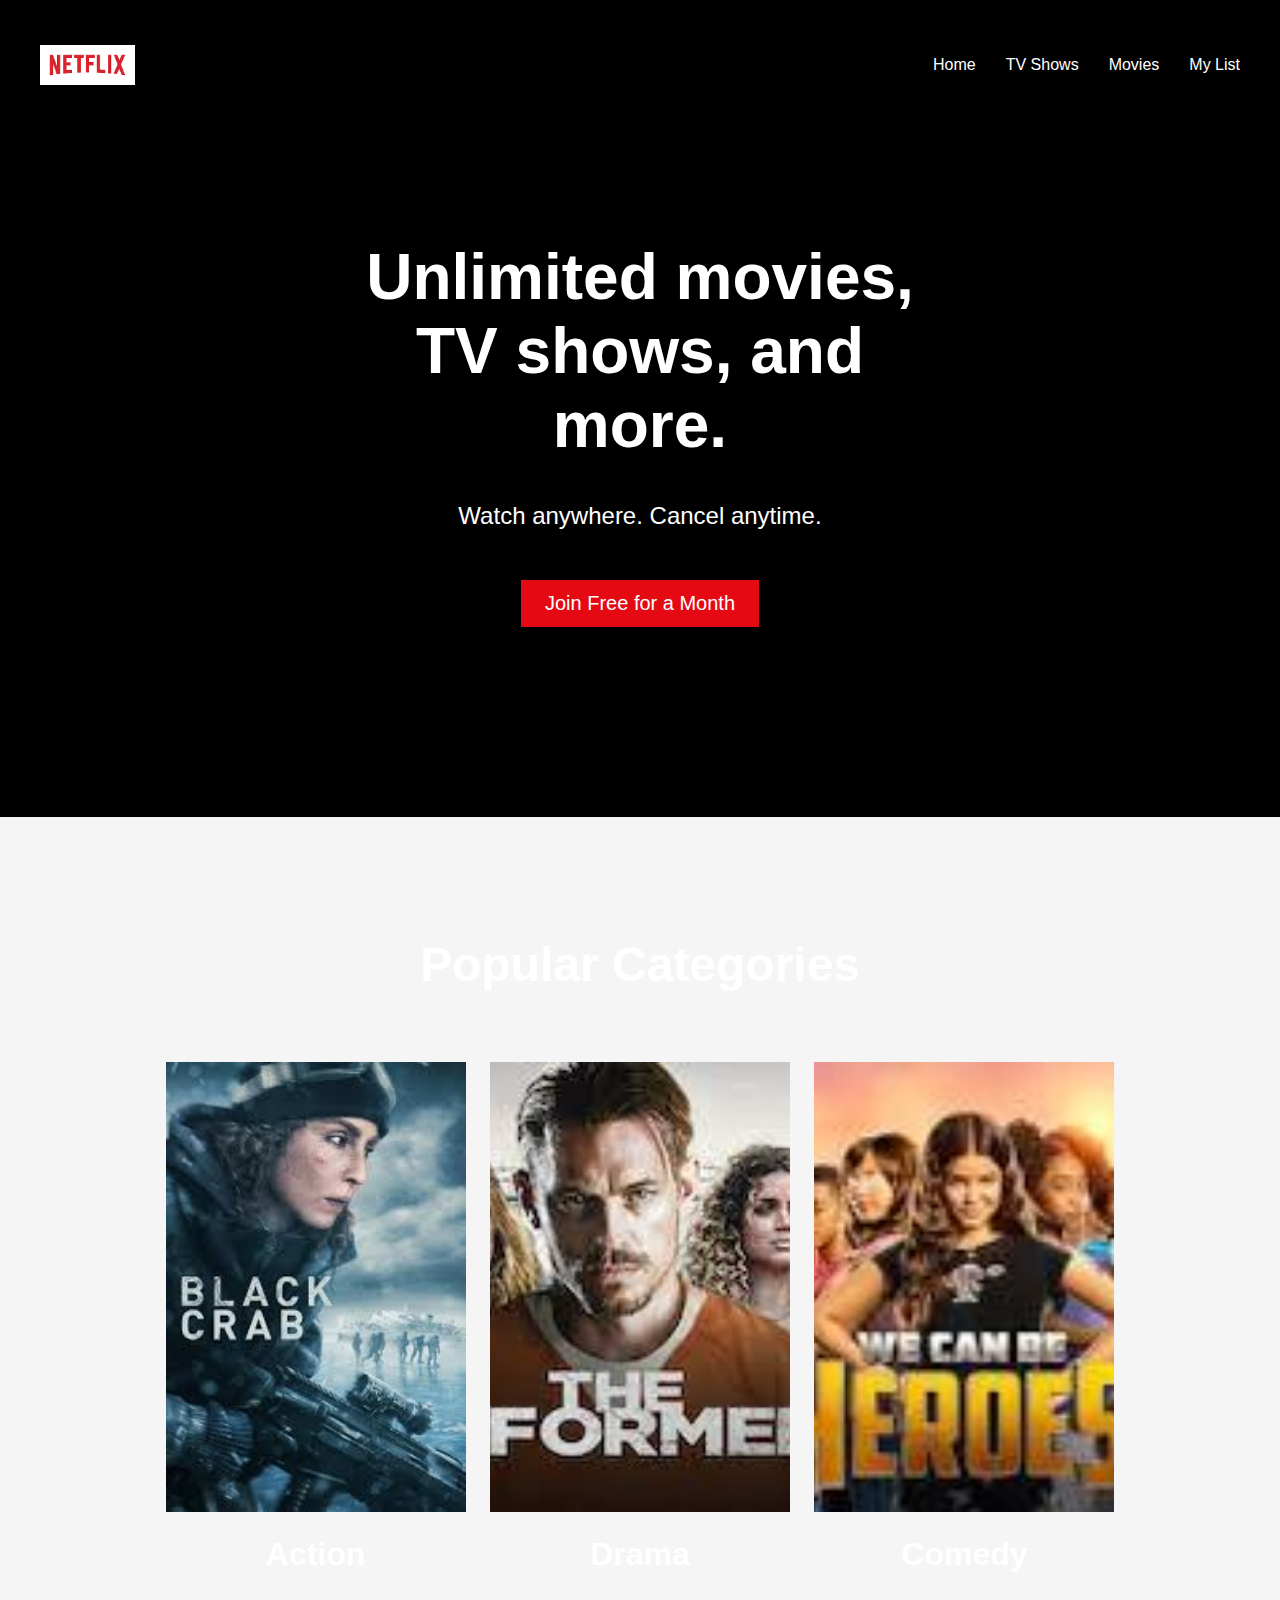
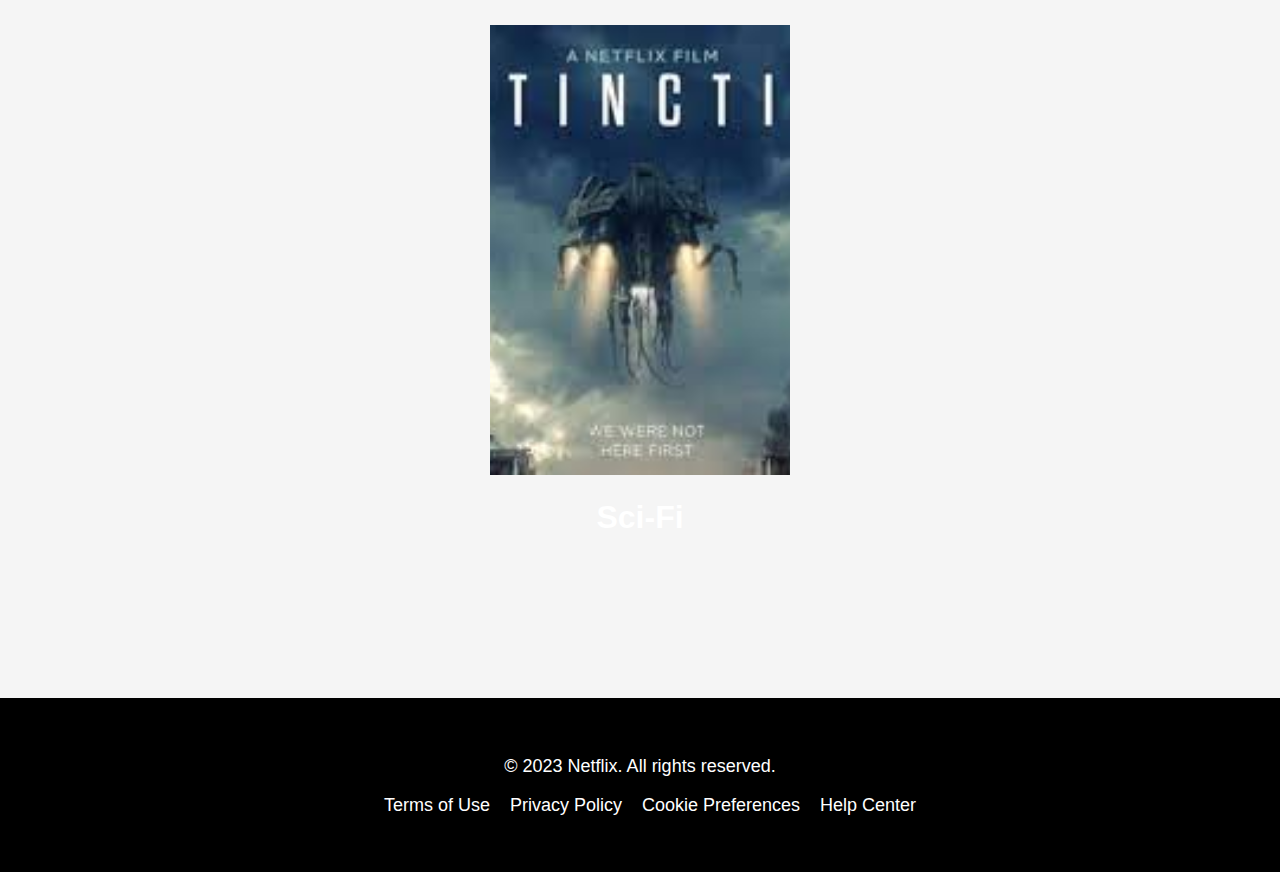
<file: Task- NetFlix_homepage/index.html>
<!DOCTYPE html>
<html>
<head>
  <title>Netflix Homepage</title>
  <link rel="stylesheet" type="text/css" href="style.css">
</head>
<body>
  <header>
    <nav>
        <img src="netflix-logo.png" alt="Netflix Logo">

      <ul>
        <li><a href="#">Home</a></li>
        <li><a href="#">TV Shows</a></li>
        <li><a href="#">Movies</a></li>
        <li><a href="#">My List</a></li>
      </ul>
    </nav>
    <div class="hero">
      <h1>Unlimited movies, TV shows, and more.</h1>
      <p>Watch anywhere. Cancel anytime.</p>
      <button>Join Free for a Month</button>
    </div>
  </header>
  
  <section class="categories">
    <h2>Popular Categories</h2>
    <div class="category">
      <img src="category1.jpeg" alt="Category 1">
      <h3>Action</h3>
    </div>
    <div class="category">
      <img src="category2.jpeg" alt="Category 2">
      <h3>Drama</h3>
    </div>
    <div class="category">
      <img src="category3.jpeg" alt="Category 3">
      <h3>Comedy</h3>
    </div>
    <div class="category">
      <img src="category4.jpeg" alt="Category 4">
      <h3>Sci-Fi</h3>
    </div>
  </section>

  <footer>
    <p>&copy; 2023 Netflix. All rights reserved.</p>
    <ul>
      <li><a href="#">Terms of Use</a></li>
      <li><a href="#">Privacy Policy</a></li>
      <li><a href="#">Cookie Preferences</a></li>
      <li><a href="#">Help Center</a></li>
    </ul>
  </footer>
</body>
</html>
</file>
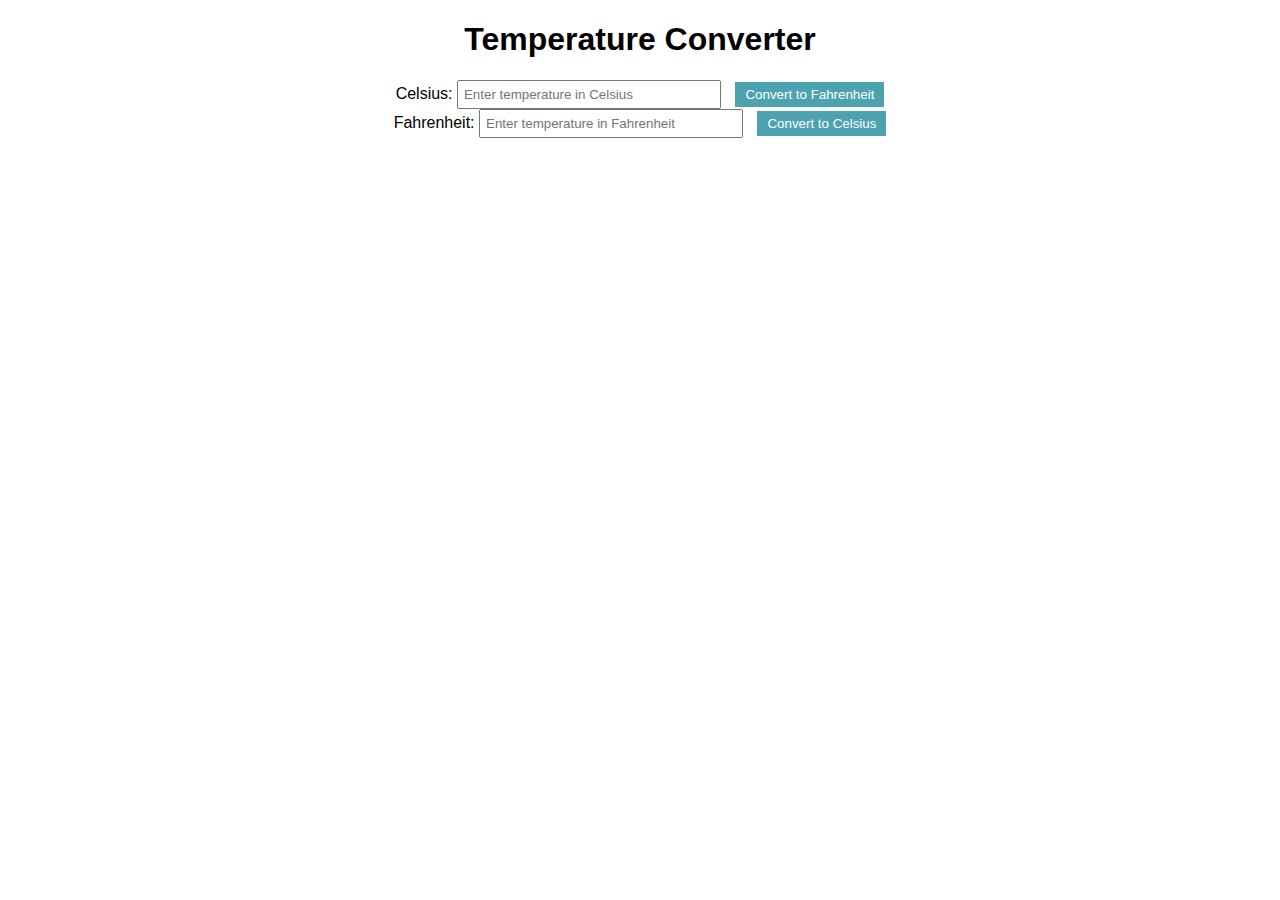
<file: Task__TemperatureConverter/index.html>
<!DOCTYPE html>
<html>
<head>
  <title>Temperature Converter</title>
  <link rel="stylesheet" type="text/css" href="style.css">
</head>
<body>
  <h1>Temperature Converter</h1>
  <div class="container">
    <label for="celsius">Celsius: </label>
    <input type="number" id="celsius" placeholder="Enter temperature in Celsius">
    <button onclick="convertToCelsius()">Convert to Fahrenheit</button>
    <br>
    <label for="fahrenheit">Fahrenheit: </label>
    <input type="number" id="fahrenheit" placeholder="Enter temperature in Fahrenheit">
    <button onclick="convertToFahrenheit()">Convert to Celsius</button>
  </div>

  <script src="script.js"></script>
</body>
</html>
</file>
<file: Task- NetFlix_homepage/style.css>
body {
  margin: 0;
  padding: 0;
  font-family: Arial, sans-serif;
  background-color: #141414;
  color: #FFF;
}

header {
  background-color: #000;
  padding: 20px;
}

nav {
  display: flex;
  justify-content: space-between;
  align-items: center;
}

nav img {
  height: 40px;
}

nav ul {
  display: flex;
  list-style: none;
}

nav ul li {
  margin-left: 20px;
}

nav ul li a {
  text-decoration: none;
  color: #FFF;
}

.hero {
  max-width: 600px;
  margin: 100px auto;
  text-align: center;
}

.hero h1 {
  font-size: 48px;
  margin-bottom: 20px;
}

.hero p {
  font-size: 18px;
  margin-bottom: 30px;
}

.hero button {
  padding: 10px 20px;
  background-color: #e50914;
  color: #FFF;
  border: none;
  font-size: 16px;
  cursor: pointer;
}

.categories {
  text-align: center;
  margin: 80px auto;
}

.categories h2 {
  font-size: 32px;
  margin-bottom: 40px;
}

.category {
  display: inline-block;
  margin: 10px;
}

.category img {
  width: 200px;
  height: 300px;
  object-fit: cover;
}

.category h3 {
  font-size: 24px;
  margin-top: 10px;
}

footer {
  background-color: #000;
  padding: 20px;
  text-align: center;
}

footer p {
  font-size: 14px;
}

footer ul {
  display: flex;
  justify-content: center;
  list-style: none;
  margin-top: 10px;
}

footer ul li {
  margin-right: 10px;
}

footer ul li a {
  text-decoration: none;
  color: #FFF;
}

/* Responsive Design */

/* Mobile Devices */
@media only screen and (max-width: 600px) {
  .hero {
    margin: 50px auto;
  }
  
  .hero h1 {
    font-size: 32px;
    margin-bottom: 10px;
  }
  
  .hero p {
    font-size: 16px;
    margin-bottom: 20px;
  }
  
  .hero button {
    padding: 8px 16px;
    font-size: 14px;
  }
  
  .categories h2 {
    font-size: 24px;
    margin-bottom: 20px;
  }
  
  .category img {
    width: 150px;
    height: 225px;
  }
  
  .category h3 {
    font-size: 20px;
    margin-top: 5px;
  }
}

/* Tablet Devices */
@media only screen and (min-width: 601px) and (max-width: 1024px) {
  .hero {
    margin: 80px auto;
  }
}

/* Laptop/Desktop Devices */
@media only screen and (min-width: 1025px) {
  /* Specific styles for larger screens */
  
  body {
    background-color: #F5F5F5;
  }
  
  header {
    padding: 40px;
  }
  
  nav ul li {
    margin-left: 30px;
  }
  
  .hero {
    margin: 150px auto;
  }
  
  .hero h1 {
    font-size: 64px;
    margin-bottom: 40px;
  }
  
  .hero p {
    font-size: 24px;
    margin-bottom: 50px;
  }
  
  .hero button {
    padding: 12px 24px;
    font-size: 20px;
  }
  
  .categories {
    margin: 120px auto;
  }
  
  .categories h2 {
    font-size: 48px;
    margin-bottom: 60px;
  }
  
  .category img {
    width: 300px;
    height: 450px;
  }
  
  .category h3 {
    font-size: 32px;
    margin-top: 20px;
  }
  
  footer {
    padding: 40px;
  }
  
  footer p {
    font-size: 18px;
  }
  
  footer ul li {
    margin-right: 20px;
  }
  
  footer ul li a {
    font-size: 18px;
  }
}
</file>
<file: Task__TemperatureConverter/style.css>
body {
    font-family: Arial, sans-serif;
    text-align: center;
  }
  
  .container {
    margin-top: 20px;
  }
 
  input[type="number"] {
    width: 250px;
    padding: 5px;
    margin-right: 10px;
  }
  
  button {
    padding: 5px 10px;
    background-color: #4ca3af;
    color: white;
    border: none;
    cursor: pointer;
  }
  
  button:hover {
    background-color: #45a049;
  }
</file>
